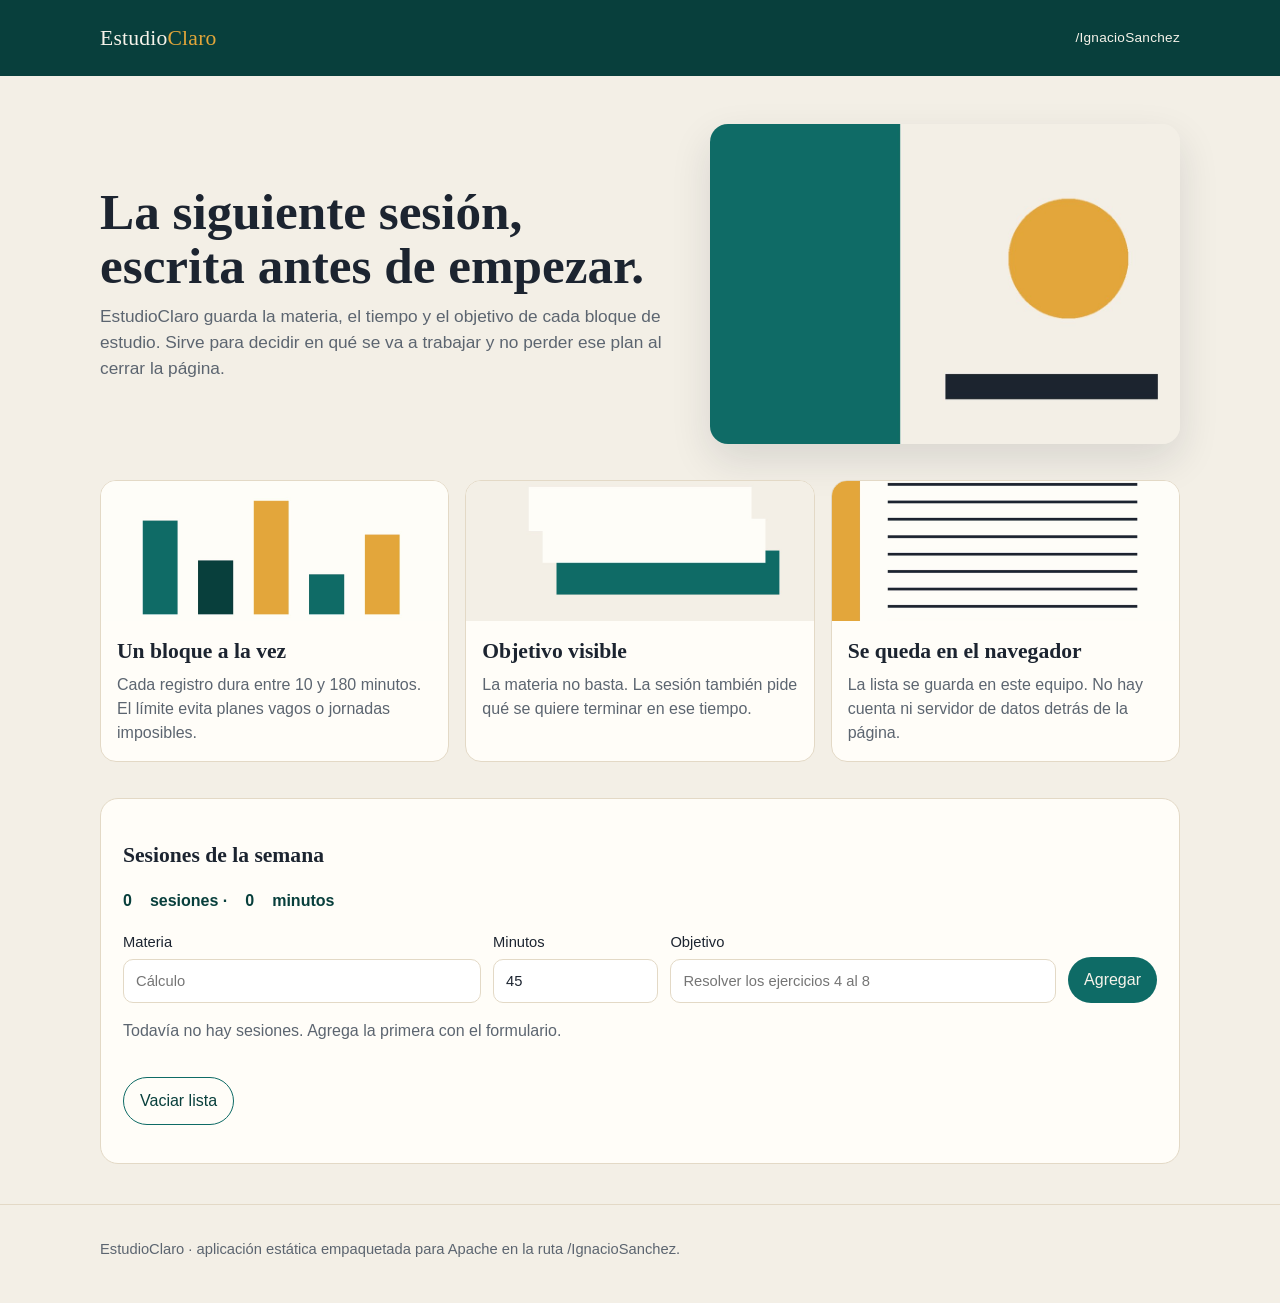
<file: app/index.html>
<!DOCTYPE html>
<html lang="es">
<head>
  <meta charset="utf-8">
  <meta name="viewport" content="width=device-width, initial-scale=1">
  <title>EstudioClaro</title>
  <link rel="stylesheet" href="css/estilos.min.css">
</head>
<body>
  <header class="barra">
    <div class="envoltorio">
      <p class="marca">Estudio<span>Claro</span></p>
      <p class="ruta">/IgnacioSanchez</p>
    </div>
  </header>

  <main class="envoltorio">
    <section class="hero">
      <div>
        <h1>La siguiente sesión, escrita antes de empezar.</h1>
        <p>EstudioClaro guarda la materia, el tiempo y el objetivo de cada bloque de estudio. Sirve para decidir en qué se va a trabajar y no perder ese plan al cerrar la página.</p>
      </div>
      <img src="img/portada.jpg" alt="Ilustración de un escritorio de estudio con bloques de color">
    </section>

    <section class="razones" aria-label="Para qué sirve">
      <article>
        <img src="img/enfoque.jpg" alt="Bloques de color que representan tiempos de estudio">
        <h2>Un bloque a la vez</h2>
        <p>Cada registro dura entre 10 y 180 minutos. El límite evita planes vagos o jornadas imposibles.</p>
      </article>
      <article>
        <img src="img/registro.jpg" alt="Tarjetas apiladas que representan sesiones guardadas">
        <h2>Objetivo visible</h2>
        <p>La materia no basta. La sesión también pide qué se quiere terminar en ese tiempo.</p>
      </article>
      <article>
        <img src="img/notas.jpg" alt="Cuaderno con líneas y una marca de avance">
        <h2>Se queda en el navegador</h2>
        <p>La lista se guarda en este equipo. No hay cuenta ni servidor de datos detrás de la página.</p>
      </article>
    </section>

    <section class="planificador" aria-labelledby="titulo-plan">
      <h2 id="titulo-plan">Sesiones de la semana</h2>
      <p class="resumen"><span id="conteo-sesiones">0</span> sesiones · <span id="total-minutos">0</span> minutos</p>
      <form id="formulario-sesion">
        <label>Materia
          <input name="materia" type="text" maxlength="60" required placeholder="Cálculo">
        </label>
        <label>Minutos
          <input name="minutos" type="number" min="10" max="180" value="45" required>
        </label>
        <label>Objetivo
          <input name="objetivo" type="text" maxlength="120" required placeholder="Resolver los ejercicios 4 al 8">
        </label>
        <button type="submit">Agregar</button>
      </form>
      <p id="estado-vacio" class="vacio">Todavía no hay sesiones. Agrega la primera con el formulario.</p>
      <ul id="lista-sesiones" class="lista"></ul>
      <p><button id="limpiar" class="secundario" type="button">Vaciar lista</button></p>
    </section>
  </main>

  <footer class="pie">
    <div class="envoltorio">
      <p>EstudioClaro · aplicación estática empaquetada para Apache en la ruta /IgnacioSanchez.</p>
    </div>
  </footer>
  <script src="js/app.min.js"></script>
</body>
</html>
</file>
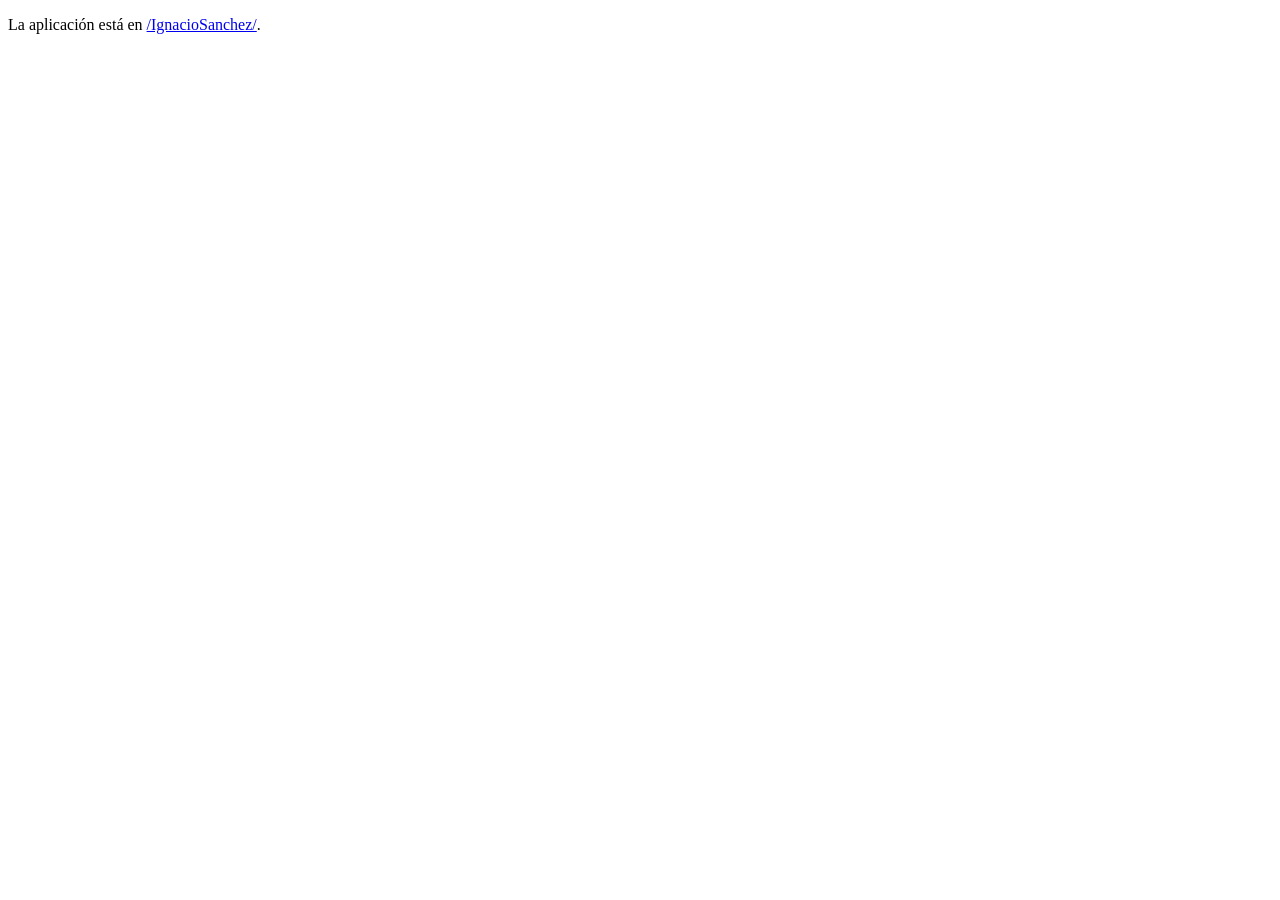
<file: vacio/index.html>
<!DOCTYPE html>
<html lang="es">
<head>
  <meta charset="utf-8">
  <title>EstudioClaro</title>
</head>
<body>
  <p>La aplicación está en <a href="/IgnacioSanchez/">/IgnacioSanchez/</a>.</p>
</body>
</html>
</file>
<file: app/css/estilos.min.css>
:root{--papel:#f3efe6;--tinta:#1c2430;--teal:#0e6b66;--teal-oscuro:#083f3c;--ambar:#e2a63a;--card:#fffdf8;--linea:#e3d9c6;--muted:#5c6570}*{box-sizing:border-box}body{margin:0;color:var(--tinta);background:var(--papel);font-family:"Avenir Next","Segoe UI",sans-serif;line-height:1.5}img{max-width:100%;display:block}a{color:var(--teal-oscuro)}.envoltorio{width:min(1080px,calc(100% - 32px));margin:0 auto}.barra{background:var(--teal-oscuro);color:#f6f3ea}.barra .envoltorio{display:flex;justify-content:space-between;align-items:center;gap:16px;min-height:64px}.marca{font-family:Palatino,"Iowan Old Style",Georgia,serif;font-size:1.35rem;letter-spacing:0.01em}.marca span{color:var(--ambar)}.ruta{margin:0;font-size:0.85rem;letter-spacing:0.02em}.hero{display:grid;grid-template-columns:1.1fr 0.9fr;gap:36px;align-items:center;padding:48px 0 24px}.hero h1{margin:0 0 12px;font-family:Palatino,"Iowan Old Style",Georgia,serif;font-size:clamp(2.2rem,4vw,3.4rem);line-height:1.05;font-weight:600}.hero p{margin:0;font-size:1.08rem;color:var(--muted)}.hero img{width:100%;height:320px;object-fit:cover;border-radius:18px;box-shadow:0 16px 40px rgba(28,36,48,0.12)}.razones{display:grid;grid-template-columns:repeat(3,1fr);gap:16px;padding:12px 0 36px}.razones article{background:var(--card);border:1px solid var(--linea);border-radius:16px;overflow:hidden}.razones img{height:140px;width:100%;object-fit:cover}.razones h2,.planificador h2{font-family:Palatino,"Iowan Old Style",Georgia,serif;font-size:1.35rem}.razones h2{margin:14px 16px 6px}.razones p{margin:0 16px 16px;color:var(--muted)}.planificador{background:var(--card);border:1px solid var(--linea);border-radius:18px;padding:22px;margin-bottom:40px}.resumen{display:flex;gap:18px;margin:0 0 18px;color:var(--teal-oscuro);font-weight:600}form{display:grid;grid-template-columns:1.3fr 0.6fr 1.4fr auto;gap:12px;align-items:end}label{display:flex;flex-direction:column;gap:6px;font-size:0.92rem}input{border:1px solid var(--linea);background:#fff;border-radius:10px;padding:10px 12px;font:inherit;color:var(--tinta)}button{border:0;border-radius:999px;padding:11px 16px;font:inherit;cursor:pointer;background:var(--teal);color:#f6f3ea}button.secundario{background:transparent;color:var(--teal-oscuro);border:1px solid var(--teal)}.lista{list-style:none;margin:18px 0 0;padding:0;display:grid;gap:10px}.sesion{display:flex;justify-content:space-between;gap:12px;align-items:center;padding:12px 14px;border-radius:12px;background:#f7f4ee}.sesion p{margin:2px 0 0;color:var(--muted)}.vacio{color:var(--muted)}.pie{border-top:1px solid var(--linea);padding:18px 0 28px;color:var(--muted);font-size:0.92rem}@media (max-width:800px){.hero,.razones,form{grid-template-columns:1fr}.hero img{height:220px}}
</file>
